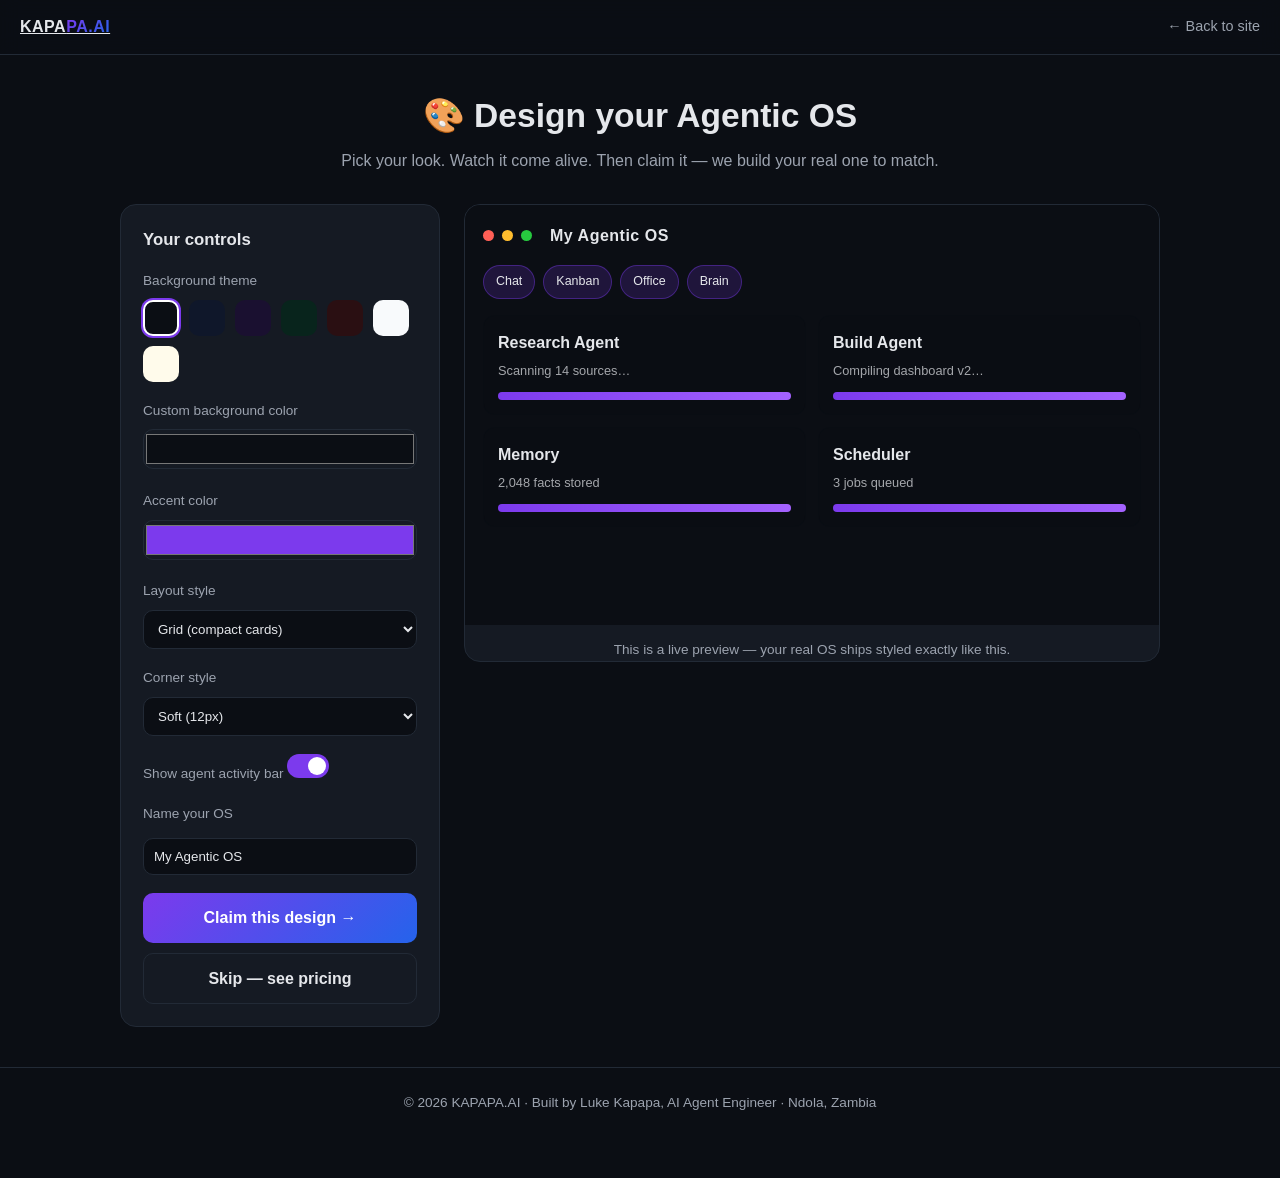
<file: archive/build.html>
<!DOCTYPE html>
<html lang="en">
<head>
<meta charset="UTF-8" />
<meta name="viewport" content="width=device-width, initial-scale=1.0" />
<title>Design your Agentic OS — KAPAPA.AI</title>
<style>
  :root{
    --bg:#0b0e14; --card:#151a23; --line:#222a36; --txt:#e5e7eb; --muted:#9ca3af;
    --accent:#7c3aed; --accent2:#2563eb;
  }
  *{box-sizing:border-box;margin:0;padding:0}
  body{font-family:-apple-system,BlinkMacSystemFont,"Segoe UI",Roboto,Helvetica,Arial,sans-serif;
    background:var(--bg);color:var(--txt);line-height:1.6;-webkit-font-smoothing:antialiased;padding-bottom:40px}
  .topbar{position:sticky;top:0;z-index:20;background:rgba(11,14,20,.9);backdrop-filter:blur(10px);
    border-bottom:1px solid var(--line);padding:14px 20px;display:flex;align-items:center;justify-content:space-between}
  .brand{font-weight:800;letter-spacing:.5px}
  .brand span{background:linear-gradient(135deg,var(--accent),var(--accent2));-webkit-background-clip:text;background-clip:text;color:transparent}
  .brand a{color:inherit}
  .back{color:var(--muted);font-size:.9rem;text-decoration:none}
  .wrap{max-width:1080px;margin:0 auto;padding:0 20px}
  h1{font-size:clamp(1.5rem,4vw,2.1rem);font-weight:800;text-align:center;margin:34px 0 6px}
  .sub{text-align:center;color:var(--muted);margin-bottom:30px}
  .layout{display:grid;grid-template-columns:320px 1fr;gap:24px;align-items:start}
  @media(max-width:820px){.layout{grid-template-columns:1fr}}

  .panel{background:var(--card);border:1px solid var(--line);border-radius:16px;padding:22px}
  .panel h2{font-size:1.05rem;margin-bottom:16px}
  .field{margin-bottom:18px}
  .field label{display:block;font-size:.85rem;color:var(--muted);margin-bottom:8px}
  .swatches{display:flex;flex-wrap:wrap;gap:10px}
  .sw{width:36px;height:36px;border-radius:10px;border:2px solid transparent;cursor:pointer;transition:transform .12s}
  .sw:hover{transform:scale(1.08)}
  .sw.active{border-color:#fff;box-shadow:0 0 0 2px var(--accent)}
  input[type=color]{width:100%;height:40px;border:1px solid var(--line);border-radius:10px;background:transparent;cursor:pointer}
  input[type=range]{width:100%}
  select{width:100%;background:#0b0e14;color:var(--txt);border:1px solid var(--line);border-radius:10px;padding:10px}
  .toggle{display:flex;align-items:center;justify-content:space-between;font-size:.9rem;color:var(--muted)}
  .toggle input{width:42px;height:24px;appearance:none;background:var(--line);border-radius:999px;position:relative;cursor:pointer;transition:.2s}
  .toggle input:checked{background:var(--accent)}
  .toggle input:before{content:"";position:absolute;width:18px;height:18px;border-radius:50%;background:#fff;top:3px;left:3px;transition:.2s}
  .toggle input:checked:before{left:21px}
  .cta{display:block;text-align:center;background:linear-gradient(135deg,var(--accent),var(--accent2));
    color:#fff;font-weight:700;padding:12px;border-radius:10px;text-decoration:none;margin-top:8px}
  .cta.ghost{background:transparent;border:1px solid var(--line);color:var(--txt);margin-top:10px}
  .namebox{width:100%;background:#0b0e14;color:var(--txt);border:1px solid var(--line);border-radius:10px;padding:10px;margin-top:6px}

  /* live preview */
  .preview{background:var(--card);border:1px solid var(--line);border-radius:16px;overflow:hidden;position:sticky;top:84px}
  #os{background:var(--osbg,#0b0e14);padding:18px;min-height:420px;transition:background .25s,color .25s;color:var(--ostxt,#e5e7eb)}
  #os .osbar{display:flex;gap:8px;align-items:center;margin-bottom:16px}
  #os .dot{width:11px;height:11px;border-radius:50%;background:#ff5f56}
  #os .dot:nth-child(2){background:#ffbd2e} #os .dot:nth-child(3){background:#27c93f}
  #os .osname{font-weight:800;margin-left:10px;letter-spacing:.5px}
  #os .rail{display:flex;gap:8px;flex-wrap:wrap;margin-bottom:16px}
  #os .chip{font-size:.78rem;padding:6px 12px;border-radius:999px;background:rgba(124,58,237,.18);border:1px solid rgba(124,58,237,.4);color:inherit}
  #os .cards{display:grid;grid-template-columns:1fr 1fr;gap:12px}
  #os .ocard{background:var(--card2,rgba(255,255,255,.05));border:1px solid var(--line2,rgba(255,255,255,.1));
    border-radius:12px;padding:14px}
  #os .ocard .t{font-weight:700;margin-bottom:6px}
  #os .ocard .m{font-size:.8rem;opacity:.7}
  #os .bar{height:8px;border-radius:999px;background:linear-gradient(90deg,var(--accent),var(--accent2));margin-top:10px}
  .hint{text-align:center;color:var(--muted);font-size:.85rem;margin-top:14px}
  footer{border-top:1px solid var(--line);margin-top:40px;padding:24px 0;text-align:center;color:var(--muted);font-size:.85rem}
</style>
</head>
<body>

<div class="topbar">
  <div class="brand"><a href="index.html">KAPA<span>PA.AI</a></div>
  <a class="back" href="index.html">← Back to site</a>
</div>

<div class="wrap">
  <h1>🎨 Design your Agentic OS</h1>
  <p class="sub">Pick your look. Watch it come alive. Then claim it — we build your real one to match.</p>

  <div class="layout">
    <!-- CONTROLS -->
    <div class="panel">
      <h2>Your controls</h2>

      <div class="field">
        <label>Background theme</label>
        <div class="swatches" id="swatches">
          <div class="sw active" data-bg="#0b0e14" data-txt="#e5e7eb" style="background:#0b0e14" title="Carbon"></div>
          <div class="sw" data-bg="#0f172a" data-txt="#e2e8f0" style="background:#0f172a" title="Midnight"></div>
          <div class="sw" data-bg="#1a1030" data-txt="#ede9fe" style="background:#1a1030" title="Nebula"></div>
          <div class="sw" data-bg="#08241c" data-txt="#d1fae5" style="background:#08241c" title="Forest"></div>
          <div class="sw" data-bg="#2a0f12" data-txt="#fecaca" style="background:#2a0f12" title="Ember"></div>
          <div class="sw" data-bg="#f8fafc" data-txt="#0f172a" style="background:#f8fafc" title="Paper"></div>
          <div class="sw" data-bg="#fffbeb" data-txt="#78350f" style="background:#fffbeb" title="Cream"></div>
        </div>
      </div>

      <div class="field">
        <label>Custom background color</label>
        <input type="color" id="bgPick" value="#0b0e14" />
      </div>

      <div class="field">
        <label>Accent color</label>
        <input type="color" id="accPick" value="#7c3aed" />
      </div>

      <div class="field">
        <label>Layout style</label>
        <select id="layout">
          <option value="grid">Grid (compact cards)</option>
          <option value="list">List (rows)</option>
          <option value="magazine">Magazine (big hero)</option>
        </select>
      </div>

      <div class="field">
        <label>Corner style</label>
        <select id="radius">
          <option value="12px">Soft (12px)</option>
          <option value="2px">Sharp (2px)</option>
          <option value="24px">Pill (24px)</option>
        </select>
      </div>

      <div class="field">
        <label class="toggle">Show agent activity bar
          <input type="checkbox" id="act" checked />
        </label>
      </div>

      <div class="field">
        <label>Name your OS</label>
        <input class="namebox" id="osname" value="My Agentic OS" maxlength="22" />
      </div>

      <a class="cta" href="index.html#contact">Claim this design →</a>
      <a class="cta ghost" href="index.html">Skip — see pricing</a>
    </div>

    <!-- LIVE PREVIEW -->
    <div class="preview">
      <div id="os">
        <div class="osbar">
          <span class="dot"></span><span class="dot"></span><span class="dot"></span>
          <span class="osname" id="osnameLbl">My Agentic OS</span>
        </div>
        <div class="rail">
          <span class="chip">Chat</span><span class="chip">Kanban</span>
          <span class="chip">Office</span><span class="chip">Brain</span>
        </div>
        <div class="cards" id="cards">
          <div class="ocard"><div class="t">Research Agent</div><div class="m">Scanning 14 sources…</div><div class="bar"></div></div>
          <div class="ocard"><div class="t">Build Agent</div><div class="m">Compiling dashboard v2…</div><div class="bar"></div></div>
          <div class="ocard"><div class="t">Memory</div><div class="m">2,048 facts stored</div><div class="bar"></div></div>
          <div class="ocard"><div class="t">Scheduler</div><div class="m">3 jobs queued</div><div class="bar"></div></div>
        </div>
      </div>
      <p class="hint">This is a live preview — your real OS ships styled exactly like this.</p>
    </div>
  </div>
</div>

<footer>© 2026 KAPAPA.AI · Built by Luke Kapapa, AI Agent Engineer · Ndola, Zambia</footer>

<script>
  const os = document.getElementById('os');
  const osnameLbl = document.getElementById('osnameLbl');
  const cards = document.getElementById('cards');
  const osnameInput = document.getElementById('osname');
  const accPick = document.getElementById('accPick');
  const bgPick = document.getElementById('bgPick');
  const layout = document.getElementById('layout');
  const radius = document.getElementById('radius');
  const act = document.getElementById('act');

  function apply(){
    os.style.setProperty('--osbg', bgPick.value);
    os.style.setProperty('--ostxt', document.querySelector('.sw.active') ? document.querySelector('.sw.active').dataset.txt : '#e5e7eb');
    os.style.color = os.style.getPropertyValue('--ostxt');
    const a = accPick.value;
    os.style.setProperty('--accent', a);
    // derive accent2 as a lighter blend
    os.style.setProperty('--accent2', shade(a, 40));
    os.style.setProperty('--card2', hexA(bgPick.value, .08));
    os.style.setProperty('--line2', hexA(bgPick.value, .25));
    osnameLbl.textContent = osnameInput.value || 'My Agentic OS';

    // layout
    if(layout.value==='list'){ cards.style.gridTemplateColumns='1fr'; }
    else if(layout.value==='magazine'){ cards.style.gridTemplateColumns='1fr'; cards.querySelectorAll('.ocard').forEach(c=>c.style.padding='20px'); }
    else { cards.style.gridTemplateColumns='1fr 1fr'; cards.querySelectorAll('.ocard').forEach(c=>c.style.padding='14px'); }

    // radius
    cards.querySelectorAll('.ocard').forEach(c=>c.style.borderRadius=radius.value);

    // activity bar
    document.querySelectorAll('#os .bar').forEach(b=>b.style.display = act.checked ? 'block':'none');
  }

  function shade(hex, amt){
    let c = hex.replace('#','');
    if(c.length===3) c = c.split('').map(x=>x+x).join('');
    let r=parseInt(c.substr(0,2),16), g=parseInt(c.substr(2,2),16), b=parseInt(c.substr(4,2),16);
    r=Math.min(255,r+amt); g=Math.min(255,g+amt); b=Math.min(255,b+amt);
    return `rgb(${r},${g},${b})`;
  }
  function hexA(hex,a){
    let c=hex.replace('#',''); if(c.length===3) c=c.split('').map(x=>x+x).join('');
    return `rgba(${parseInt(c.substr(0,2),16)},${parseInt(c.substr(2,2),16)},${parseInt(c.substr(4,2),16)},${a})`;
  }

  // swatch clicks
  document.querySelectorAll('.sw').forEach(sw=>{
    sw.addEventListener('click',()=>{
      document.querySelectorAll('.sw').forEach(s=>s.classList.remove('active'));
      sw.classList.add('active');
      bgPick.value = sw.dataset.bg;
      apply();
    });
  });
  [bgPick,accPick,layout,radius,act,osnameInput].forEach(el=>el.addEventListener('input',apply));
  apply();
</script>
</body>
</html>
</file>
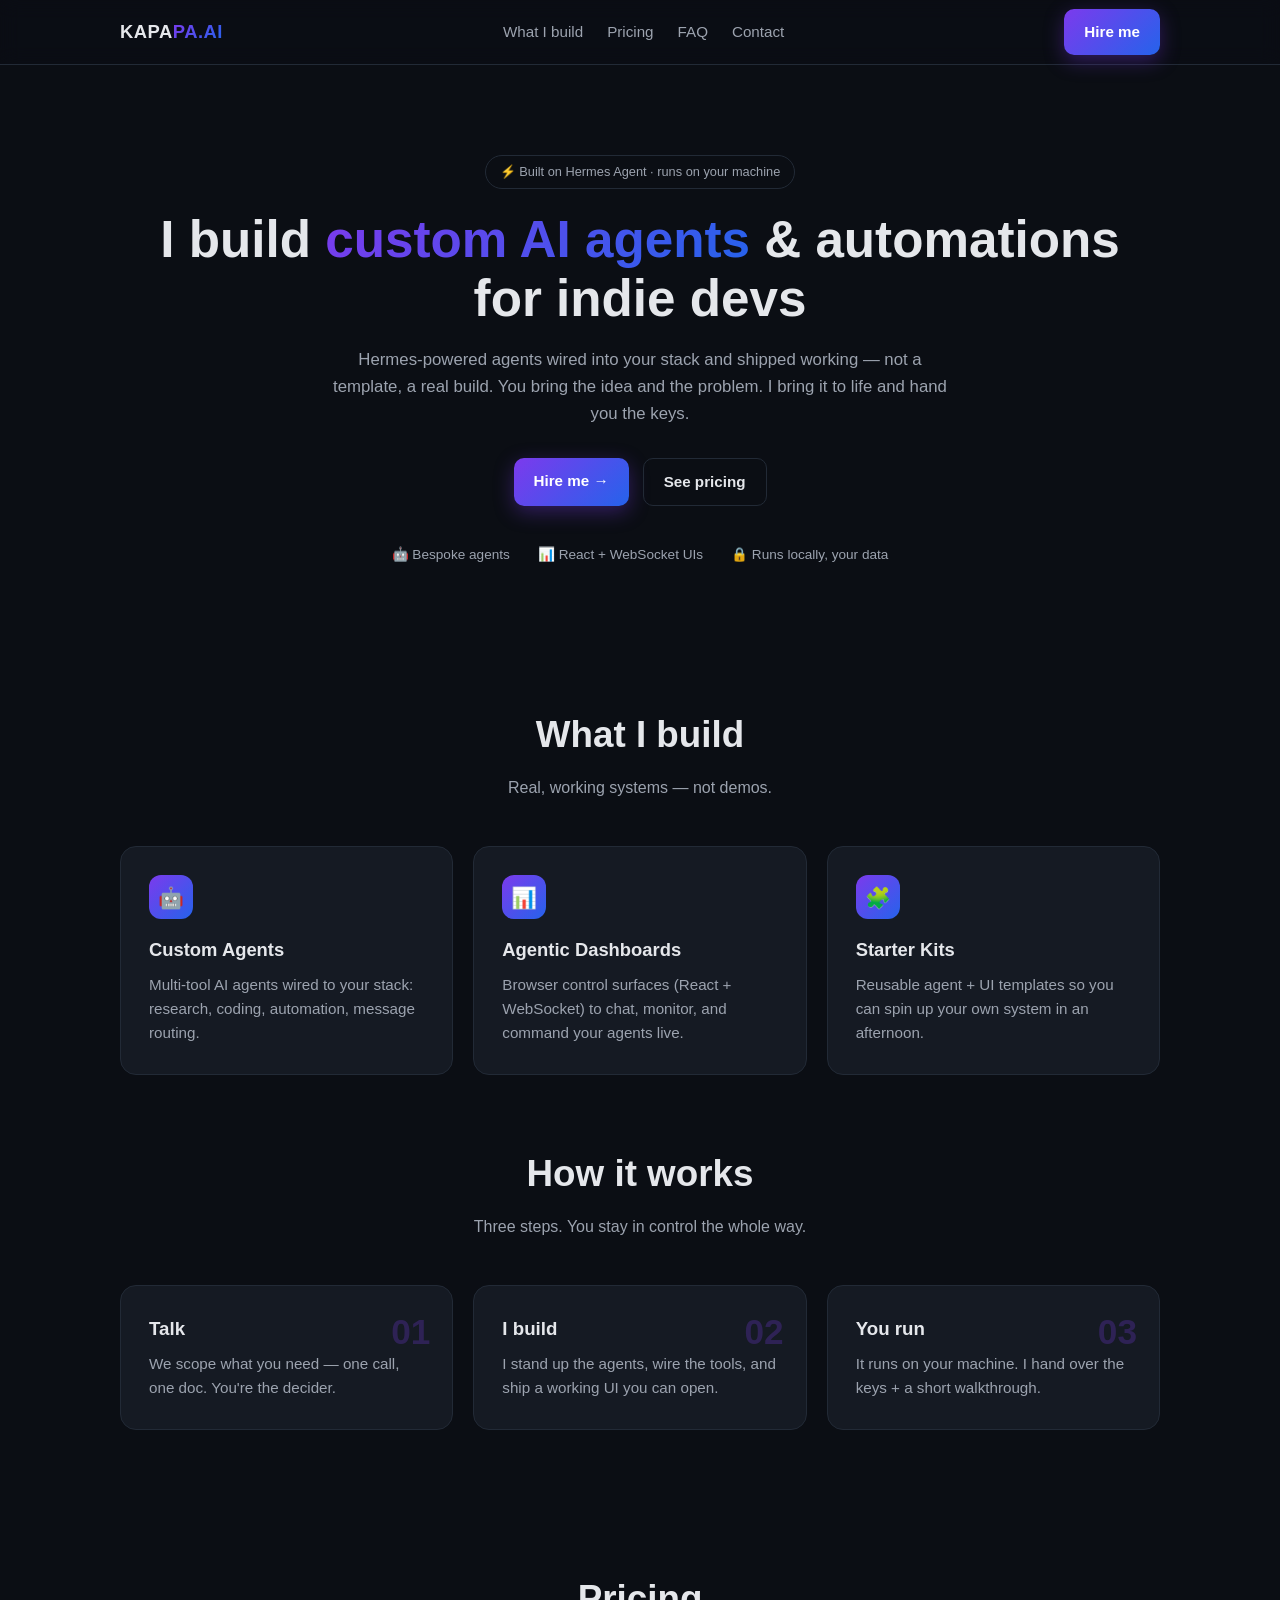
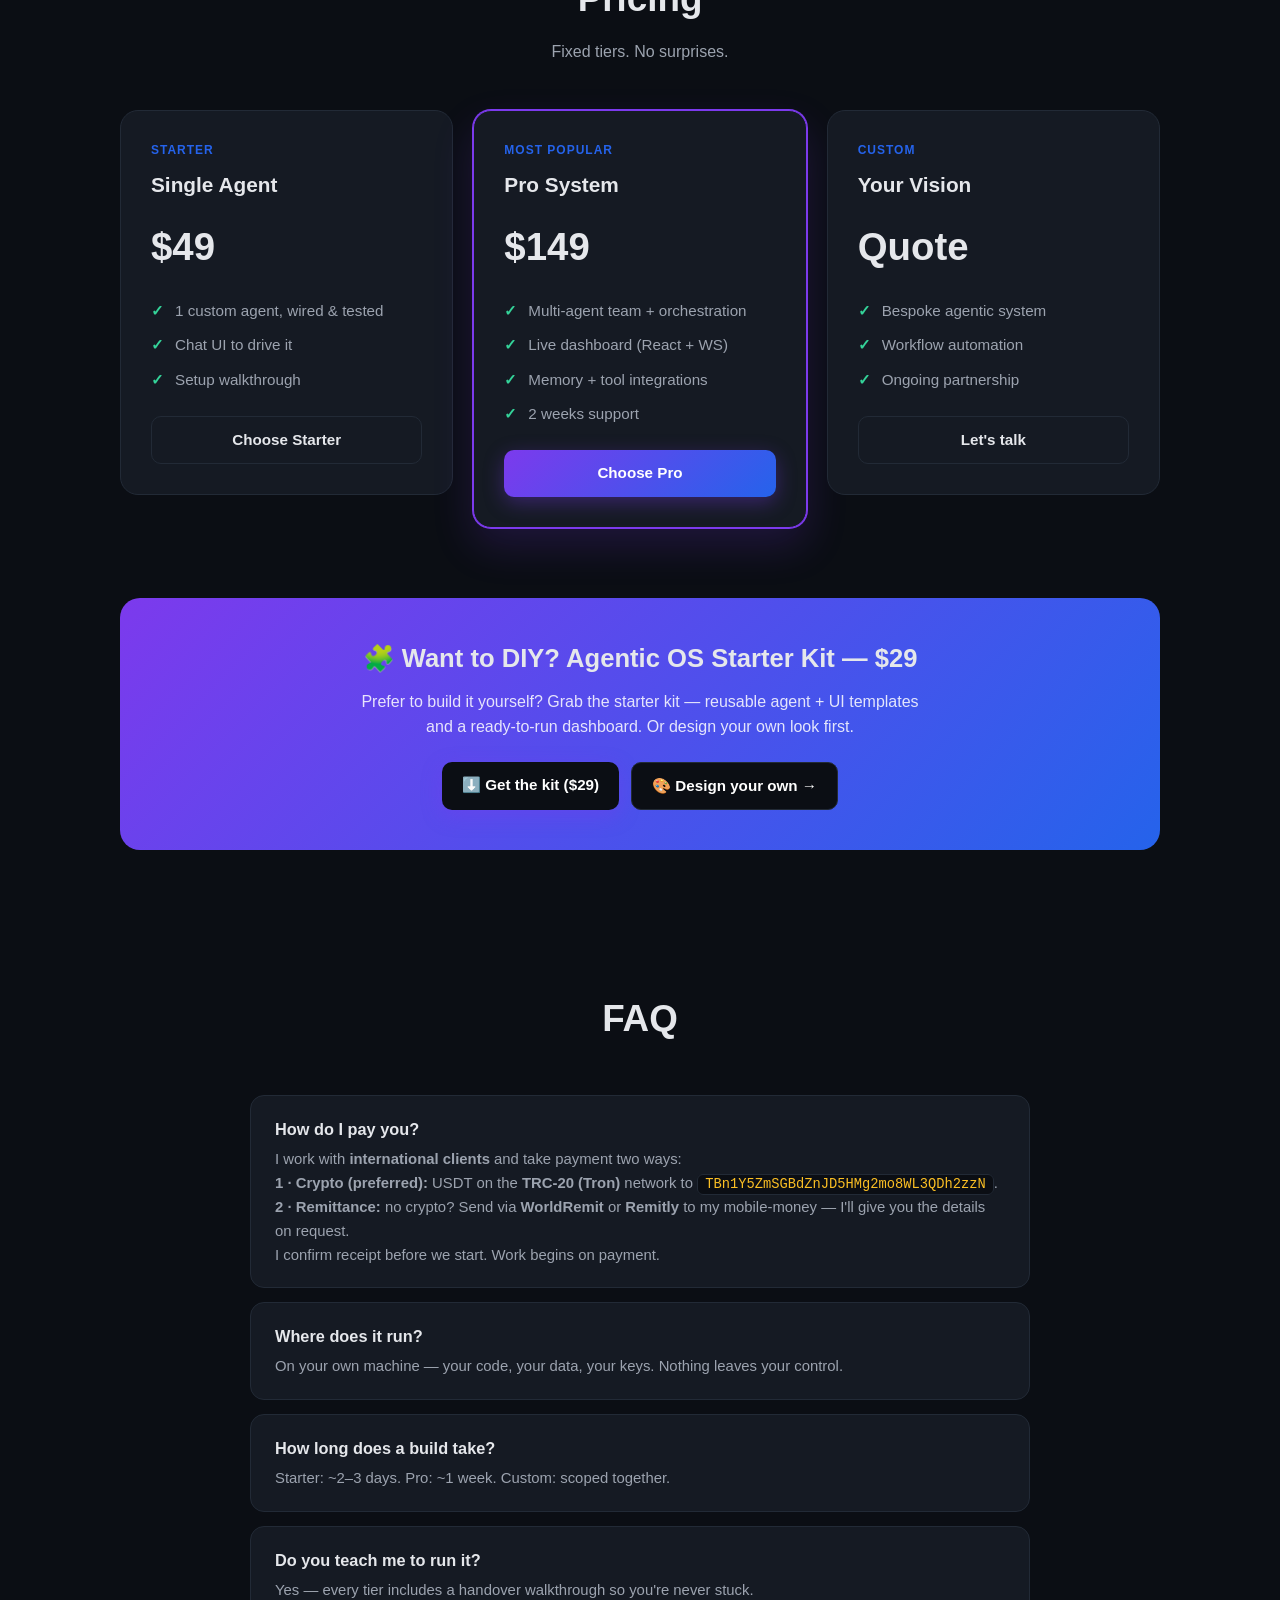
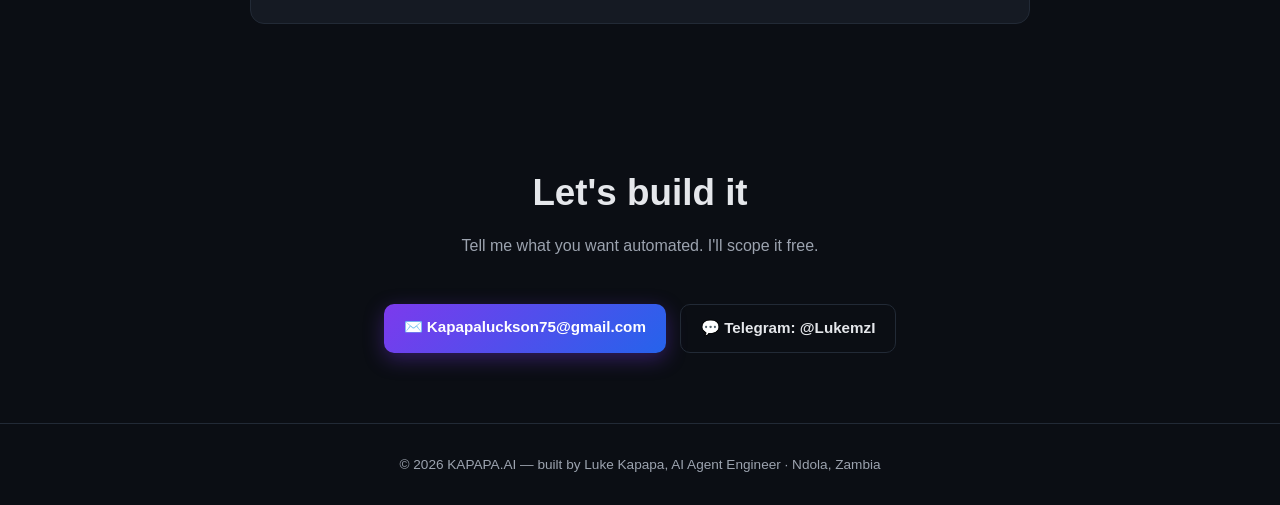
<file: archive/index.old.kapapa.html>
<!DOCTYPE html>
<html lang="en">
<head>
<meta charset="UTF-8" />
<meta name="viewport" content="width=device-width, initial-scale=1.0" />
<title>KAPAPA.AI — Custom AI agents &amp; automations, built for you</title>
<style>
  :root{
    --bg:#0b0e14; --card:#151a23; --line:#222a36; --txt:#e5e7eb; --muted:#9ca3af;
    --a1:#7c3aed; --a2:#2563eb; --grad:linear-gradient(135deg,var(--a1),var(--a2));
  }
  *{box-sizing:border-box;margin:0;padding:0}
  body{font-family:-apple-system,BlinkMacSystemFont,"Segoe UI",Roboto,Helvetica,Arial,sans-serif;
    background:var(--bg);color:var(--txt);line-height:1.6;-webkit-font-smoothing:antialiased}
  a{color:inherit;text-decoration:none}
  .wrap{max-width:1080px;margin:0 auto;padding:0 20px}
  header{position:sticky;top:0;z-index:20;background:rgba(11,14,20,.85);backdrop-filter:blur(10px);
    border-bottom:1px solid var(--line)}
  .nav{display:flex;align-items:center;justify-content:space-between;height:64px}
  .brand{font-weight:800;letter-spacing:.5px;font-size:1.15rem}
  .brand span{background:var(--grad);-webkit-background-clip:text;background-clip:text;color:transparent}
  .nav-links{display:flex;gap:24px;font-size:.95rem;color:var(--muted)}
  .nav-links a:hover{color:var(--txt)}
  .btn{display:inline-block;background:var(--grad);color:#fff;font-weight:600;padding:11px 20px;
    border-radius:10px;font-size:.95rem;transition:transform .15s ease,box-shadow .15s ease;
    box-shadow:0 6px 20px rgba(124,58,237,.35)}
  .btn:hover{transform:translateY(-2px);box-shadow:0 10px 28px rgba(124,58,237,.5)}
  .btn.ghost{background:transparent;border:1px solid var(--line);box-shadow:none;color:var(--txt)}
  .btn.ghost:hover{border-color:var(--a2);transform:translateY(-2px)}

  .hero{padding:90px 0 70px;text-align:center}
  .pill{display:inline-block;font-size:.8rem;color:var(--muted);border:1px solid var(--line);
    padding:6px 14px;border-radius:999px;margin-bottom:22px}
  .hero h1{font-size:clamp(2rem,5vw,3.2rem);line-height:1.15;font-weight:800;margin-bottom:18px}
  .hero h1 b{background:var(--grad);-webkit-background-clip:text;background-clip:text;color:transparent}
  .hero p{color:var(--muted);max-width:620px;margin:0 auto 30px;font-size:1.05rem}
  .hero .cta{display:flex;gap:14px;justify-content:center;flex-wrap:wrap}
  .trust{display:flex;gap:28px;justify-content:center;flex-wrap:wrap;color:var(--muted);
    font-size:.85rem;margin-top:38px}
  .trust span{display:flex;align-items:center;gap:8px}

  section{padding:70px 0}
  .sec-head{text-align:center;margin-bottom:46px}
  .sec-head h2{font-size:clamp(1.6rem,4vw,2.3rem);font-weight:800;margin-bottom:10px}
  .sec-head p{color:var(--muted)}

  .grid{display:grid;grid-template-columns:repeat(auto-fit,minmax(260px,1fr));gap:20px}
  .card{background:var(--card);border:1px solid var(--line);border-radius:16px;padding:28px;
    transition:border-color .2s ease,transform .2s ease}
  .card:hover{border-color:var(--a2);transform:translateY(-3px)}
  .card .ico{width:44px;height:44px;border-radius:12px;background:var(--grad);display:flex;
    align-items:center;justify-content:center;font-size:1.3rem;margin-bottom:16px}
  .card h3{font-size:1.15rem;margin-bottom:8px}
  .card p{color:var(--muted);font-size:.95rem}

  .steps{counter-reset:s;display:grid;grid-template-columns:repeat(auto-fit,minmax(240px,1fr));gap:20px}
  .step{background:var(--card);border:1px solid var(--line);border-radius:16px;padding:28px;position:relative}
  .step:before{counter-increment:s;content:"0" counter(s);position:absolute;top:18px;right:22px;
    font-size:2.2rem;font-weight:800;color:rgba(124,58,237,.25)}
  .step h3{margin-bottom:8px}
  .step p{color:var(--muted);font-size:.95rem}

  .price{display:grid;grid-template-columns:repeat(auto-fit,minmax(260px,1fr));gap:20px;align-items:start}
  .tier{background:var(--card);border:1px solid var(--line);border-radius:18px;padding:30px;
    display:flex;flex-direction:column}
  .tier.feat{border-color:var(--a1);box-shadow:0 0 0 1px var(--a1),0 18px 40px rgba(124,58,237,.18)}
  .tier .tag{font-size:.75rem;text-transform:uppercase;letter-spacing:1px;color:var(--a2);font-weight:700}
  .tier h3{font-size:1.3rem;margin:8px 0}
  .tier .amt{font-size:2.4rem;font-weight:800;margin:6px 0 4px}
  .tier .amt small{font-size:1rem;color:var(--muted);font-weight:500}
  .tier ul{list-style:none;margin:18px 0 24px;display:grid;gap:10px}
  .tier li{color:var(--muted);font-size:.95rem;padding-left:24px;position:relative}
  .tier li:before{content:"✓";position:absolute;left:0;color:#34d399;font-weight:800}
  .tier .btn{text-align:center;margin-top:auto}

  .banner{background:var(--grad);border-radius:20px;padding:40px;text-align:center}
  .banner h3{font-size:1.6rem;margin-bottom:10px}
  .banner p{color:rgba(255,255,255,.85);max-width:560px;margin:0 auto 22px}
  .banner .btn{background:#0b0e14;color:#fff}

  .faq{display:grid;gap:14px;max-width:780px;margin:0 auto}
  .q{background:var(--card);border:1px solid var(--line);border-radius:14px;padding:20px 24px}
  .q h4{font-size:1.02rem;margin-bottom:6px}
  .q p{color:var(--muted);font-size:.93rem}

  .contact{text-align:center}
  .contact .row{display:flex;gap:14px;justify-content:center;flex-wrap:wrap;margin-top:24px}

  .faq code{background:#0b0e14;border:1px solid var(--line);border-radius:6px;padding:2px 7px;
    font-size:.86rem;color:#fbbf24;word-break:break-all}
  footer{border-top:1px solid var(--line);padding:30px 0;color:var(--muted);font-size:.85rem;text-align:center}

  @media (max-width:680px){
    .nav-links{display:none}
    .hero{padding:60px 0 50px}
    section{padding:54px 0}
  }
</style>
</head>
<body>

<header>
  <div class="wrap nav">
    <div class="brand">KAPA<span>PA.AI</span></div>
    <nav class="nav-links">
      <a href="#build">What I build</a>
      <a href="#pricing">Pricing</a>
      <a href="#faq">FAQ</a>
      <a href="#contact">Contact</a>
    </nav>
    <a class="btn" href="#contact">Hire me</a>
  </div>
</header>

<section class="hero">
  <div class="wrap">
    <span class="pill">⚡ Built on Hermes Agent · runs on your machine</span>
    <h1>I build <b>custom AI agents</b> &amp; automations<br/>for indie devs</h1>
    <p>Hermes-powered agents wired into your stack and shipped working — not a template, a real build.
       You bring the idea and the problem. I bring it to life and hand you the keys.</p>
    <div class="cta">
      <a class="btn" href="#contact">Hire me →</a>
      <a class="btn ghost" href="#pricing">See pricing</a>
    </div>
    <div class="trust">
      <span>🤖 Bespoke agents</span>
      <span>📊 React + WebSocket UIs</span>
      <span>🔒 Runs locally, your data</span>
    </div>
  </div>
</section>

<section id="build">
  <div class="wrap">
    <div class="sec-head">
      <h2>What I build</h2>
      <p>Real, working systems — not demos.</p>
    </div>
    <div class="grid">
      <div class="card">
        <div class="ico">🤖</div>
        <h3>Custom Agents</h3>
        <p>Multi-tool AI agents wired to your stack: research, coding, automation, message routing.</p>
      </div>
      <div class="card">
        <div class="ico">📊</div>
        <h3>Agentic Dashboards</h3>
        <p>Browser control surfaces (React + WebSocket) to chat, monitor, and command your agents live.</p>
      </div>
      <div class="card">
        <div class="ico">🧩</div>
        <h3>Starter Kits</h3>
        <p>Reusable agent + UI templates so you can spin up your own system in an afternoon.</p>
      </div>
    </div>
  </div>
</section>

<section id="how" style="padding-top:0">
  <div class="wrap">
    <div class="sec-head">
      <h2>How it works</h2>
      <p>Three steps. You stay in control the whole way.</p>
    </div>
    <div class="steps">
      <div class="step"><h3>Talk</h3><p>We scope what you need — one call, one doc. You're the decider.</p></div>
      <div class="step"><h3>I build</h3><p>I stand up the agents, wire the tools, and ship a working UI you can open.</p></div>
      <div class="step"><h3>You run</h3><p>It runs on your machine. I hand over the keys + a short walkthrough.</p></div>
    </div>
  </div>
</section>

<section id="pricing">
  <div class="wrap">
    <div class="sec-head">
      <h2>Pricing</h2>
      <p>Fixed tiers. No surprises.</p>
    </div>
    <div class="price">
      <div class="tier">
        <span class="tag">Starter</span>
        <h3>Single Agent</h3>
        <div class="amt">$49</div>
        <ul>
          <li>1 custom agent, wired &amp; tested</li>
          <li>Chat UI to drive it</li>
          <li>Setup walkthrough</li>
        </ul>
        <a class="btn ghost" href="#contact">Choose Starter</a>
      </div>
      <div class="tier feat">
        <span class="tag">Most popular</span>
        <h3>Pro System</h3>
        <div class="amt">$149</div>
        <ul>
          <li>Multi-agent team + orchestration</li>
          <li>Live dashboard (React + WS)</li>
          <li>Memory + tool integrations</li>
          <li>2 weeks support</li>
        </ul>
        <a class="btn" href="#contact">Choose Pro</a>
      </div>
      <div class="tier">
        <span class="tag">Custom</span>
        <h3>Your Vision</h3>
        <div class="amt">Quote</div>
        <ul>
          <li>Bespoke agentic system</li>
          <li>Workflow automation</li>
          <li>Ongoing partnership</li>
        </ul>
        <a class="btn ghost" href="#contact">Let's talk</a>
      </div>
    </div>
  </div>
</section>

<section id="kit" style="padding-top:0">
  <div class="wrap">
    <div class="banner">
      <h3>🧩 Want to DIY? Agentic OS Starter Kit — $29</h3>
      <p>Prefer to build it yourself? Grab the starter kit — reusable agent + UI templates and a
         ready-to-run dashboard. Or design your own look first.</p>
      <div style="display:flex;gap:12px;flex-wrap:wrap;justify-content:center;margin-top:18px">
        <a class="btn" href="AgenticOS-StarterKit.zip" download>⬇️ Get the kit ($29)</a>
        <a class="btn ghost" href="build.html">🎨 Design your own →</a>
      </div>
    </div>
  </div>
</section>

<section id="faq">
  <div class="wrap">
    <div class="sec-head">
      <h2>FAQ</h2>
    </div>
    <div class="faq">
      <div class="q"><h4>How do I pay you?</h4>
        <p>I work with <b>international clients</b> and take payment two ways:<br/>
           <b>1 · Crypto (preferred):</b> USDT on the <b>TRC-20 (Tron)</b> network to
           <code>TBn1Y5ZmSGBdZnJD5HMg2mo8WL3QDh2zzN</code>.<br/>
           <b>2 · Remittance:</b> no crypto? Send via <b>WorldRemit</b> or <b>Remitly</b>
           to my mobile-money — I'll give you the details on request.<br/>
           I confirm receipt before we start. Work begins on payment.</p></div>
      <div class="q"><h4>Where does it run?</h4>
        <p>On your own machine — your code, your data, your keys. Nothing leaves your control.</p></div>
      <div class="q"><h4>How long does a build take?</h4>
        <p>Starter: ~2–3 days. Pro: ~1 week. Custom: scoped together.</p></div>
      <div class="q"><h4>Do you teach me to run it?</h4>
        <p>Yes — every tier includes a handover walkthrough so you're never stuck.</p></div>
    </div>
  </div>
</section>

<section id="contact" class="contact">
  <div class="wrap">
    <div class="sec-head">
      <h2>Let's build it</h2>
      <p>Tell me what you want automated. I'll scope it free.</p>
    </div>
    <div class="row">
      <a class="btn" href="mailto:Kapapaluckson75@gmail.com">✉️ Kapapaluckson75@gmail.com</a>
      <a class="btn ghost" href="https://t.me/LukemzI">💬 Telegram: @LukemzI</a>
    </div>
  </div>
</section>

<footer>
  <div class="wrap">© 2026 KAPAPA.AI — built by Luke Kapapa, AI Agent Engineer · Ndola, Zambia</div>
</footer>

</body>
</html>
</file>
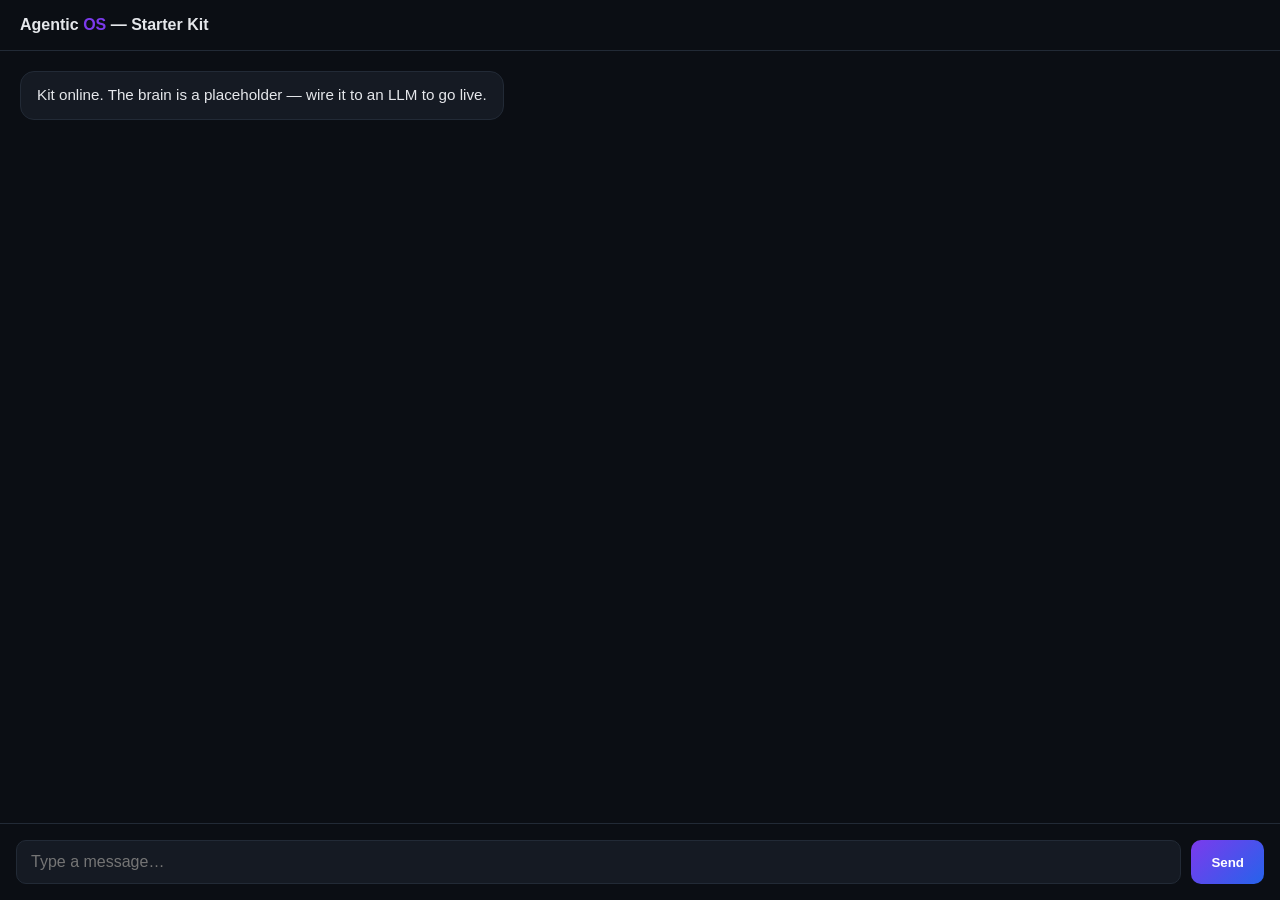
<file: archive/kit/dashboard.html>
<!DOCTYPE html>
<html lang="en">
<head>
<meta charset="UTF-8" />
<meta name="viewport" content="width=device-width, initial-scale=1" />
<title>Agentic OS Starter Kit</title>
<style>
  :root{--bg:#0b0e14;--card:#151a23;--line:#222a36;--txt:#e5e7eb;--muted:#9ca3af;--a1:#7c3aed;--a2:#2563eb}
  *{box-sizing:border-box;margin:0;padding:0}
  body{font-family:-apple-system,BlinkMacSystemFont,"Segoe UI",Roboto,sans-serif;background:var(--bg);color:var(--txt);height:100vh;display:flex;flex-direction:column}
  header{padding:16px 20px;border-bottom:1px solid var(--line);font-weight:800}
  header span{color:var(--a1)}
  #log{flex:1;overflow:auto;padding:20px;display:flex;flex-direction:column;gap:12px}
  .msg{max-width:75%;padding:12px 16px;border-radius:14px;font-size:.95rem;line-height:1.5;white-space:pre-wrap}
  .me{align-self:flex-end;background:var(--a2);color:#fff}
  .bot{align-self:flex-start;background:var(--card);border:1px solid var(--line)}
  form{display:flex;gap:10px;padding:16px;border-top:1px solid var(--line)}
  input{flex:1;background:var(--card);border:1px solid var(--line);color:var(--txt);border-radius:10px;padding:12px 14px;font-size:1rem}
  button{background:linear-gradient(135deg,var(--a1),var(--a2));border:0;color:#fff;font-weight:600;padding:0 20px;border-radius:10px;cursor:pointer}
</style>
</head>
<body>
<header>Agentic <span>OS</span> — Starter Kit</header>
<div id="log"></div>
<form id="f">
  <input id="i" placeholder="Type a message…" autocomplete="off" />
  <button>Send</button>
</form>
<script>
const log=document.getElementById('log'), i=document.getElementById('i'), f=document.getElementById('f');
function add(text, cls){const d=document.createElement('div'); d.className='msg '+cls; d.textContent=text; log.appendChild(d); log.scrollTop=log.scrollHeight;}
add("Kit online. The brain is a placeholder — wire it to an LLM to go live.","bot");
f.onsubmit=async e=>{
  e.preventDefault();
  const v=i.value.trim(); if(!v) return;
  add(v,'me'); i.value='';
  try{
    const r=await fetch('/chat',{method:'POST',headers:{'Content-Type':'application/json'},body:JSON.stringify({message:v})});
    const d=await r.json();
    add(d.reply,'bot');
  }catch(err){ add("Connection error: "+err.message,'bot'); }
};
</script>
</body>
</html>
</file>
